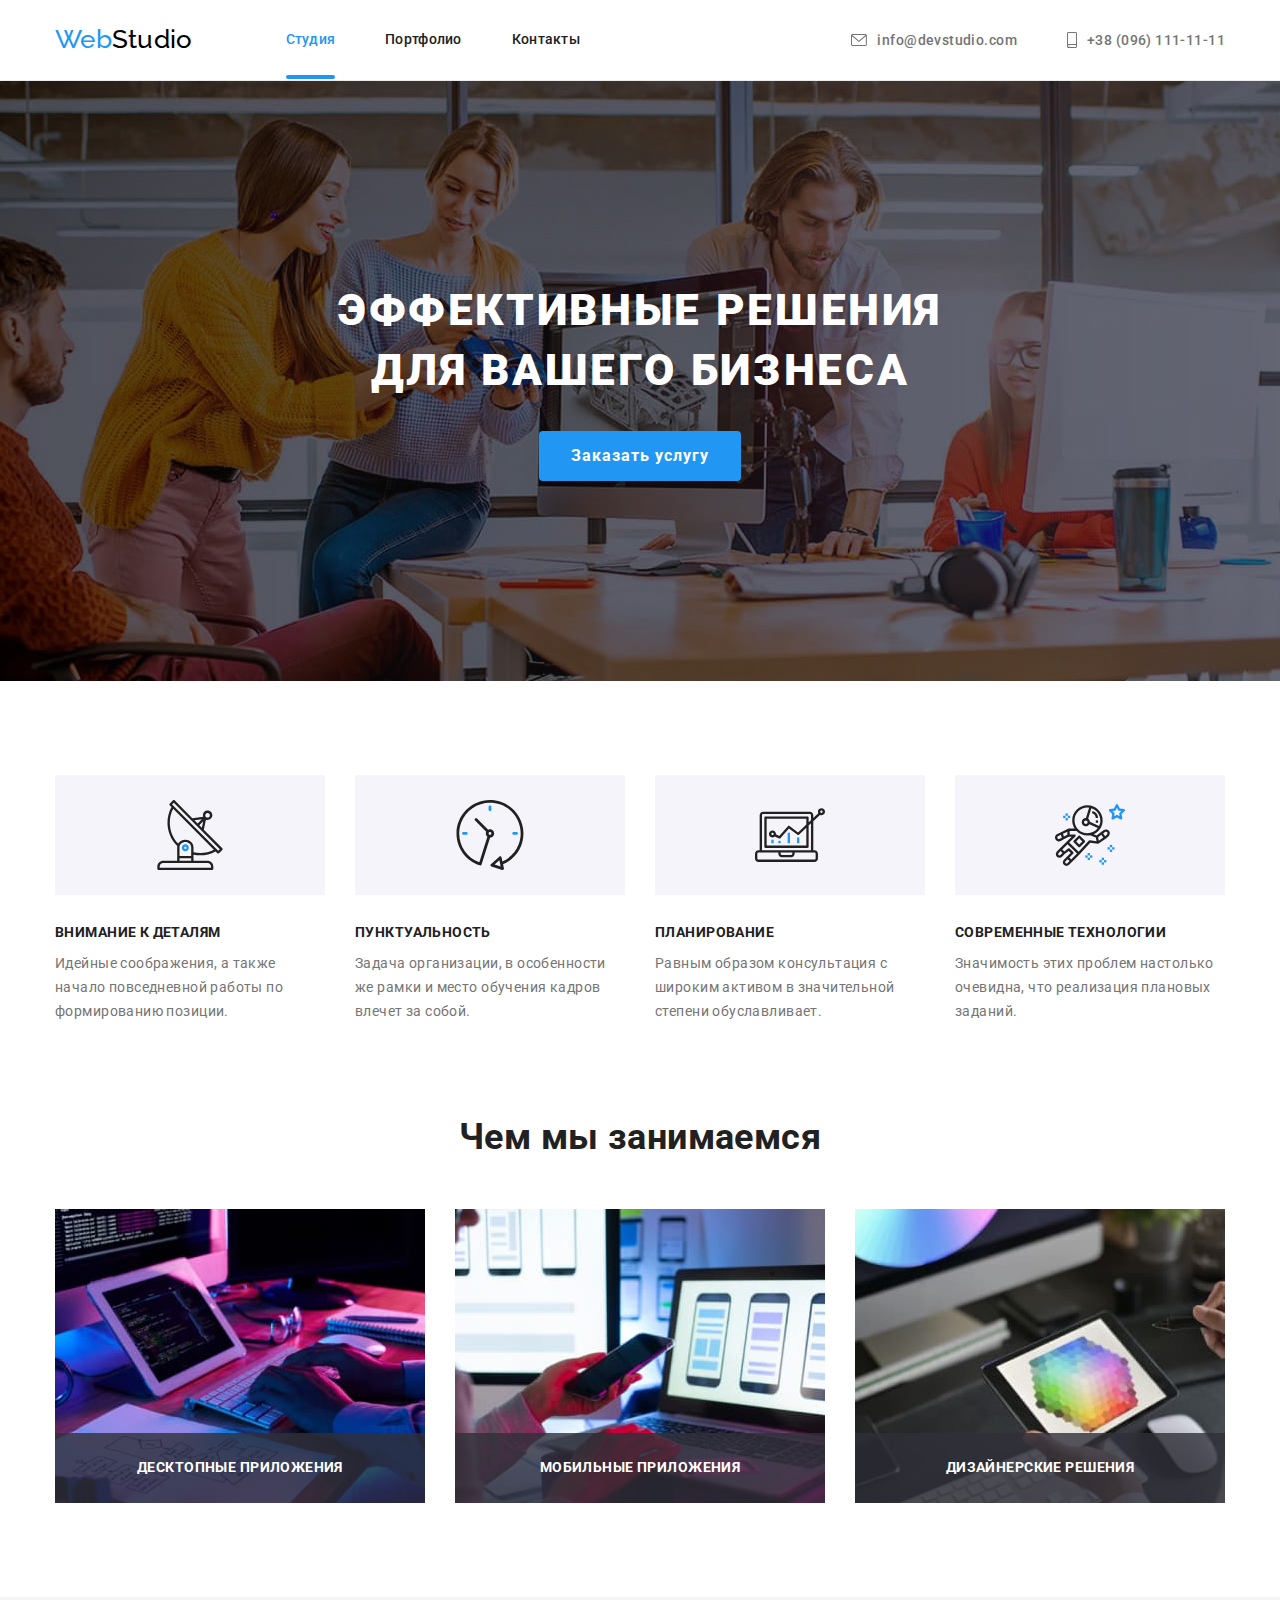
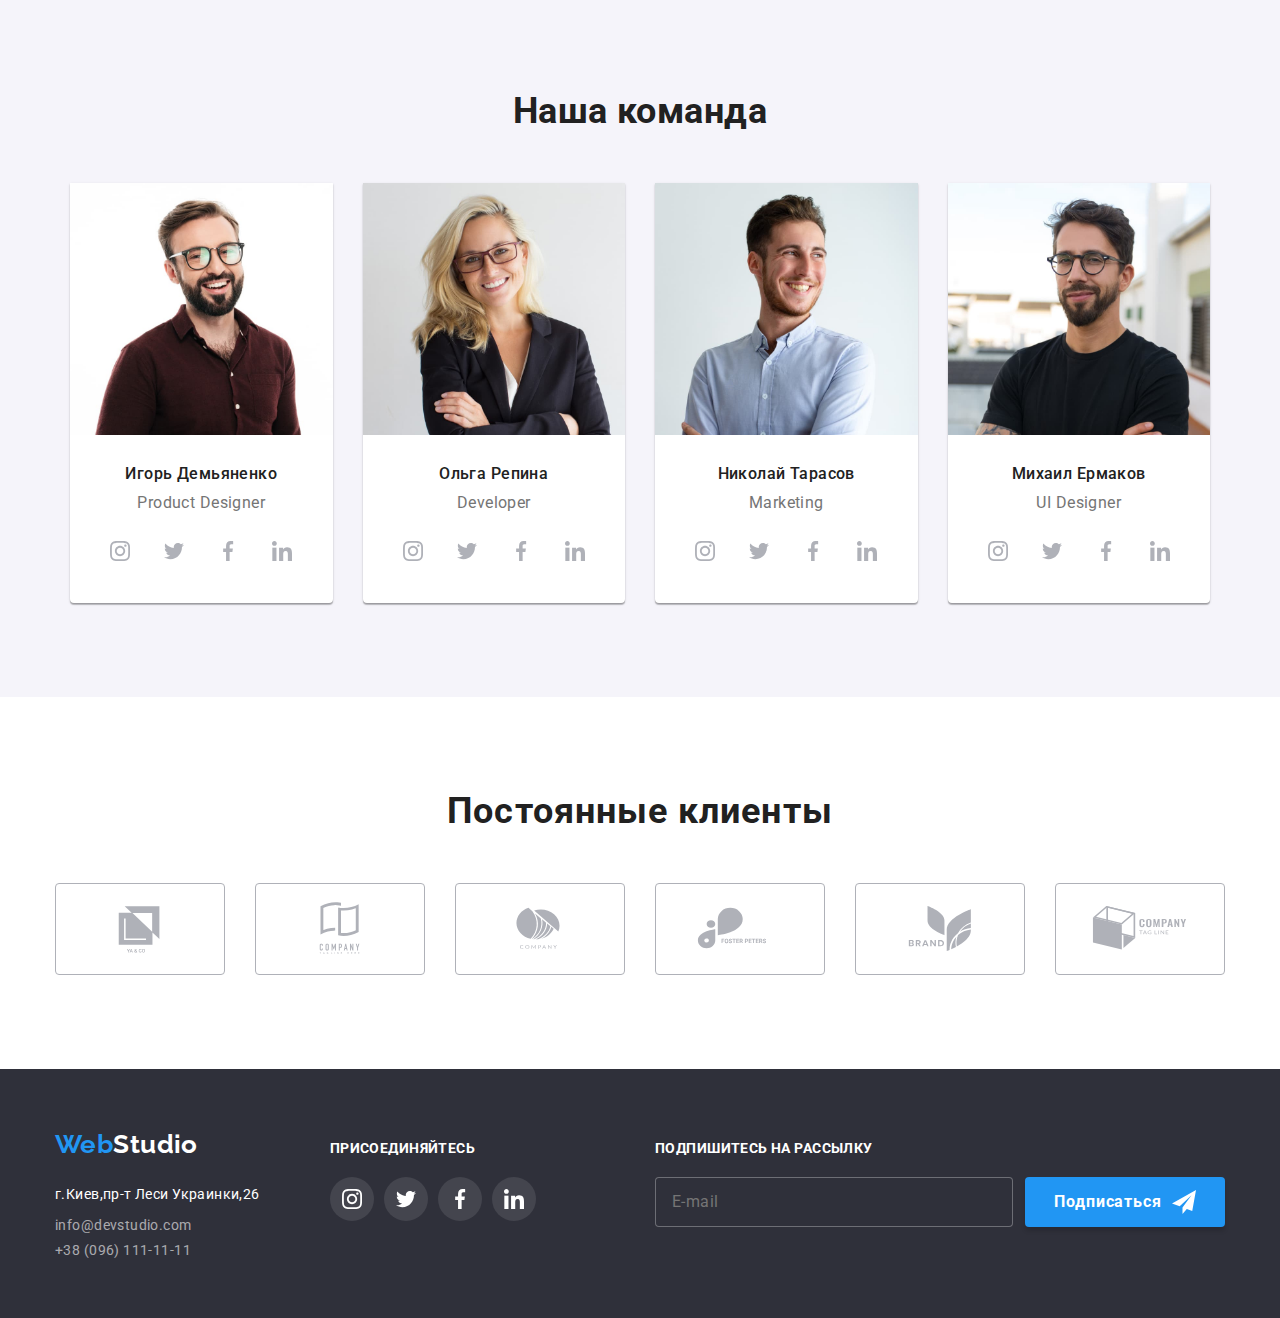
<file: index.html>
<!DOCTYPE html>
<html lang="ru">

<head>
    <meta charset="UTF-8">
    <meta http-equiv="X-UA-Compatible" content="IE=edge">
    <meta name="viewport" content="width=device-width, initial-scale=1.0">
    <title>WebStudio</title>
    <link
        href="https://fonts.googleapis.com/css2?family=Raleway:wght@700&family=Roboto:wght@400;500;700;900&display=swap"
        rel="stylesheet">
    <link rel="stylesheet" href="https://cdnjs.cloudflare.com/ajax/libs/modern-normalize/1.1.0/modern-normalize.min.css
        ">
    <link rel="stylesheet" href="./css/style.css">
</head>

<body>
    <header class="header">
        <div class="container">
            <nav class="header-nav">
                <a class="logo" href="./index.html">Web<span class="half-logo">Studio</span></a>
                <ul class="header-list list">
                    <li><a class="header-link current-page" href="./index.html">Студия</a></li>
                    <li><a class="header-link" href="./portfolio.html">Портфолио</a></li>
                    <li><a class="header-link" href="./Contacts">Контакты</a></li>
                </ul>
            </nav>
            <ul class="nav-list list">
                <li><a class="header-contact" href="mailto:info@devstudio.com">
                        <svg class="contacts-icon" width="16" height="12">
                            <use href="./img/icons.svg#icon-envelope"></use>
                        </svg>
                        <span>info@devstudio.com</span></a></li>

                <li><a class="header-contact" href="tel:+380961111111">
                        <svg class="contacts-icon" width="10" height="16">
                            <use href="./img/icons.svg#icon-smartphone"></use>
                        </svg>
                        <span>+38 (096) 111-11-11</span></a></li>

            </ul>
        </div>
    </header>
    <main>
        <section class="hero overlay">
            <div class="container ">
                <h1 class="hero-title">Эффективные решения для вашего бизнеса</h1>
                <button class="order-button button" type="button" data-modal-open>Заказать услугу</button>
            </div>
        </section>
        <section class="section">
            <div class="container">
                <h2 class="section-title team-title visually-hidden">Наши преимущества</h2>
                <ul class="list advantages-list">
                    <li class="advantages-item">
                        <div class="advantages-icon">
                            <svg class="antenna-item" width="70" height="70">
                                <use href="./img/icons.svg#icon-antenna"></use>
                            </svg>
                        </div>
                        <h3 class="section-title skills">внимание к деталям</h3>
                        <p class="benefits">Идейные соображения, а также<br> начало повседневной работы по<br>
                            формированию позиции.</p>
                    </li>
                    <li class="advantages-item">
                        <div class="advantages-icon">
                            <svg width="70" height="70">
                                <use href="./img/icons.svg#icon-clock"></use>
                            </svg>
                        </div>
                        <h3 class="section-title skills">пунктуальность</h3>
                        <p class="benefits">Задача организации, в особенности<br> же рамки и место обучения кадров<br>
                            влечет за собой.</p>
                    </li>
                    <li class="advantages-item">
                        <div class="advantages-icon">
                            <svg width="70" height="70">
                                <use href="./img/icons.svg#icon-diagram"></use>
                            </svg>
                        </div>
                        <h3 class="section-title skills">планирование</h3>
                        <p class="benefits">Равным образом консультация с<br> широким активом в значительной<br> степени
                            обуславливает.</p>
                    </li>
                    <li class="advantages-item">
                        <div class="advantages-icon">
                            <svg width="70" height="70">
                                <use href="./img/icons.svg#icon-astronaut"></use>
                            </svg>
                        </div>
                        <h3 class="section-title skills">современные технологии</h3>
                        <p class="benefits">Значимость этих проблем настолько<br> очевидна, что реализация плановых<br>
                            заданий.</p>
                    </li>
                </ul>
            </div>
        </section>
        <section class="section portfolio-images-section">
            <div class="container images-container">
                <h2 class="section-title team-title">Чем мы занимаемся</h2>
                <ul class="list portfolio-images-list">
                    <li class="images-item"><img src="./img/webstudio/img1.jpg"
                            alt="Изобоажение програмиста за рабочим столом" width="370" height="294" />
                        <p class="text-overlay">десктопные приложения</p>
                    </li>
                    <li class="images-item"><img src="./img/webstudio/img2.jpg" alt="Веб дизайнер" width="370"
                            height="294" />
                        <p class="text-overlay">мобильные приложения</p>
                    </li>
                    <li class="images-item"> <img src="./img/webstudio/img3.jpg" alt="Графический планшет" width="370"
                            height="294" />
                        <p class="text-overlay">дизайнерские решения</p>
                    </li>
                </ul>
            </div>
        </section>
        <section class="section team-section">
            <div class="container team-container">
                <h2 class="section-title team-title">Наша команда</h2>
                <ul class="list card-set team-list">
                    <li class="team-item card-set-item">
                        <img src="./img/webstudio/human1.jpg" alt="Игорь Демьяненко" width="270" height="260" />
                        <div class="team-wrapper">
                            <h3 class="section-title item">Игорь Демьяненко</h3>
                            <p class="work" lang="en">Product Designer</p>
                            <ul class="social-media list">
                                <li class="social-media-item">
                                    <a class="social-media-link link" href="" target="_blank" rel="noopener noreferrer"
                                        aria-label="instagram">
                                        <svg class="social-media-icon" width="20" height="20">
                                            <use href="./img/icons.svg#icon-instagram"></use>
                                        </svg>
                                    </a>
                                </li>
                                <li class="social-media-item">
                                    <a class="social-media-link link" href="" target="_blank" rel="noopener noreferrer"
                                        aria-label="twitter">
                                        <svg class="social-media-icon" width="20" height="20">
                                            <use href="./img/icons.svg#icon-twitter"></use>
                                        </svg>
                                    </a>
                                </li>
                                <li class="social-media-item">
                                    <a class="social-media-link link" href="" target="_blank" rel="noopener noreferrer"
                                        aria-label="facebook">
                                        <svg class="social-media-icon" width="20" height="20">
                                            <use href="./img/icons.svg#icon-facebook"></use>
                                        </svg>
                                    </a>
                                </li>
                                <li class="social-media-item">
                                    <a class="social-media-link link" href="" target="_blank" rel="noopener noreferrer"
                                        aria-label="linkedin">
                                        <svg class="social-media-icon" width="20" height="20">
                                            <use href="./img/icons.svg#icon-linkedin"></use>
                                        </svg>
                                    </a>
                                </li>
                            </ul>
                        </div>
                    </li>
                    <li class="team-item card-set-item">
                        <img src="./img/webstudio/human2.jpg" alt="Ольга Репина" width="270" height="260" />
                        <div class="team-wrapper">
                            <h3 class="section-title item">Ольга Репина</h3>
                            <p class="work" lang="en">Developer</p>
                            <ul class="social-media list">
                                <li class="social-media-item">
                                    <a class="social-media-link link" href="" target="_blank" rel="noopener noreferrer"
                                        aria-label="instagram">
                                        <svg class="social-media-icon" width="20" height="20">
                                            <use href="./img/icons.svg#icon-instagram"></use>
                                        </svg>
                                    </a>
                                </li>
                                <li class="social-media-item">
                                    <a class="social-media-link link" href="" target="_blank" rel="noopener noreferrer"
                                        aria-label="twitter">
                                        <svg class="social-media-icon" width="20" height="20">
                                            <use href="./img/icons.svg#icon-twitter"></use>
                                        </svg>
                                    </a>
                                </li>
                                <li class="social-media-item">
                                    <a class="social-media-link link" href="" target="_blank" rel="noopener noreferrer"
                                        aria-label="facebook">
                                        <svg class="social-media-icon" width="20" height="20">
                                            <use href="./img/icons.svg#icon-facebook"></use>
                                        </svg>
                                    </a>
                                </li>
                                <li class="social-media-item">
                                    <a class="social-media-link link" href="" target="_blank" rel="noopener noreferrer"
                                        aria-label="linkedin">
                                        <svg class="social-media-icon" width="20" height="20">
                                            <use href="./img/icons.svg#icon-linkedin"></use>
                                        </svg>
                                    </a>
                                </li>
                            </ul>
                        </div>
                    </li>
                    <li class="team-item card-set-item">
                        <img src="./img/webstudio/human3.jpg" alt="Николай Тарасов" width="270" height="260" />
                        <div class="team-wrapper">
                            <h3 class="section-title item">Николай Тарасов</h3>
                            <p class="work" lang="en">Marketing</p>
                            <ul class="social-media list">
                                <li class="social-media-item">
                                    <a class="social-media-link link" href="" target="_blank" rel="noopener noreferrer"
                                        aria-label="instagram">
                                        <svg class="social-media-icon" width="20" height="20">
                                            <use href="./img/icons.svg#icon-instagram"></use>
                                        </svg>
                                    </a>
                                </li>
                                <li class="social-media-item">
                                    <a class="social-media-link link" href="" target="_blank" rel="noopener noreferrer"
                                        aria-label="twitter">
                                        <svg class="social-media-icon" width="20" height="20">
                                            <use href="./img/icons.svg#icon-twitter"></use>
                                        </svg>
                                    </a>
                                </li>
                                <li class="social-media-item">
                                    <a class="social-media-link link" href="" target="_blank" rel="noopener noreferrer"
                                        aria-label="facebook">
                                        <svg class="social-media-icon" width="20" height="20">
                                            <use href="./img/icons.svg#icon-facebook"></use>
                                        </svg>
                                    </a>
                                </li>
                                <li class="social-media-item">
                                    <a class="social-media-link link" href="" target="_blank" rel="noopener noreferrer"
                                        aria-label="linkedin">
                                        <svg class="social-media-icon" width="20" height="20">
                                            <use href="./img/icons.svg#icon-linkedin"></use>
                                        </svg>
                                    </a>
                                </li>
                            </ul>
                        </div>
                    </li>
                    <li class="team-item card-set-item">
                        <img src="./img/webstudio/human4.jpg" alt="Михаил Ермаков" width="270" height="260" />
                        <div class="team-wrapper">
                            <h3 class="section-title item">Михаил Ермаков</h3>
                            <p class="work" lang="en">UI Designer</p>
                            <ul class="social-media list">
                                <li class="social-media-item">
                                    <a class="social-media-link link" href="" target="_blank" rel="noopener noreferrer"
                                        aria-label="instagram">
                                        <svg class="social-media-icon" width="20" height="20">
                                            <use href="./img/icons.svg#icon-instagram"></use>
                                        </svg>
                                    </a>
                                </li>
                                <li class="social-media-item">
                                    <a class="social-media-link link" href="" target="_blank" rel="noopener noreferrer"
                                        aria-label="twitter">
                                        <svg class="social-media-icon" width="20" height="20">
                                            <use href="./img/icons.svg#icon-twitter"></use>
                                        </svg>
                                    </a>
                                </li>
                                <li class="social-media-item">
                                    <a class="social-media-link link" href="" target="_blank" rel="noopener noreferrer"
                                        aria-label="facebook">
                                        <svg class="social-media-icon" width="20" height="20">
                                            <use href="./img/icons.svg#icon-facebook"></use>
                                        </svg>
                                    </a>
                                </li>
                                <li class="social-media-item">
                                    <a class="social-media-link link" href="" target="_blank" rel="noopener noreferrer"
                                        aria-label="linkedin">
                                        <svg class="social-media-icon" width="20" height="20">
                                            <use href="./img/icons.svg#icon-linkedin"></use>
                                        </svg>
                                    </a>
                                </li>
                            </ul>
                        </div>
                    </li>
                </ul>
            </div>
        </section>
        <section class="section">
            <div class="container clients-icons">
                <h2 class="constans-clients">Постоянные клиенты</h2>
                <ul class="clients-list list">
                    <li class="clients-list-item"><a class="clients-item" href="">
                            <svg class="client-icon" width="106" height="80">
                                <use href="./img/icons.svg#icon-logo"></use>
                            </svg>
                        </a></li>
                    <li class="clients-list-item"><a class="clients-item" href="">
                            <svg class="client-icon" width="106" height="80">
                                <use href="./img/icons.svg#icon-logo1"></use>
                            </svg>
                        </a></li>
                    <li class="clients-list-item"><a class="clients-item" href="">
                            <svg class="client-icon" width="106" height="80">
                                <use href="./img/icons.svg#icon-logo2"></use>
                            </svg>
                        </a></li>
                    <li class="clients-list-item"><a class="clients-item" href="">
                            <svg class="client-icon" width="106" height="80">
                                <use href="./img/icons.svg#icon-logo3"></use>
                            </svg>
                        </a></li>
                    <li class="clients-list-item"><a class="clients-item" href="">
                            <svg class="client-icon" width="106" height="80">
                                <use href="./img/icons.svg#icon-logo4"></use>
                            </svg>
                        </a></li>
                    <li class="clients-list-item"><a class="clients-item" href="">
                            <svg class="client-icon" width="106" height="80">
                                <use href="./img/icons.svg#icon-logo5"></use>
                            </svg>
                        </a></li>
                </ul>
            </div>
        </section>
    </main>

    <footer class="footer">
        <div class="container footer-container">
            <div>
                <a class="footer-logo" href="./index.html">Web<span class="footer-half-logo">Studio</span></a>
                <address class="address">
                    <ul class="list footer-items ">
                        <li>
                            <p class="footer-address">г.Киев,пр-т Леси Украинки,26</p>
                        </li>
                        <li>
                            <a class="footer-link" href="mailto:info@devstudio.com">info@devstudio.com</a>
                        </li>
                        <li class="footer-link-item">
                            <a class="footer-link" href="tel:+380961111111">+38 (096) 111-11-11</a>
                        </li>
                    </ul>
                </address>
            </div>
            <div class="footer-icons">
                <p class="footer-strong">присоединяйтесь</p>
                <ul class="social-footer list">
                    <li class="social-footer-item">
                        <a class="social-footer-link link" href="" target="_blank" rel="noopener noreferrer"
                            aria-label="instagram">
                            <svg class="social-group-icon" width="20" height="20">
                                <use href="./img/icons.svg#icon-instagram"></use>
                            </svg>
                        </a>
                    </li>
                    <li class="social-footer-item">
                        <a class="social-footer-link link" href="" target="_blank" rel="noopener noreferrer"
                            aria-label="twitter">
                            <svg class="social-group-icon" width="20" height="20">
                                <use href="./img/icons.svg#icon-twitter"></use>
                            </svg>
                        </a>
                    </li>
                    <li class="social-footer-item">
                        <a class="social-footer-link link" href="" target="_blank" rel="noopener noreferrer"
                            aria-label="facebook">
                            <svg class="social-group-icon" width="20" height="20">
                                <use href="./img/icons.svg#icon-facebook"></use>
                            </svg>
                        </a>
                    </li>
                    <li class="social-footer-item">
                        <a class="social-footer-link link" href="" target="_blank" rel="noopener noreferrer"
                            aria-label="linkedin">
                            <svg class="social-group-icon" width="20" height="20">
                                <use href="./img/icons.svg#icon-linkedin"></use>
                            </svg>
                        </a>
                    </li>
                </ul>
            </div>
            <div class="footer-subscribe">
                <p class="footer-strong">подпишитесь на рассылку</p>
                <form class="footer-form" name="footer-name" autocomplete="off">
                    <label class="footer-label">
                        <input class="footer-input" type="text" name="email" placeholder="E-mail" />
                    </label>
                    <button type="submit" class="footer-button">Подписаться
                        <svg class="footer-button-icon" width="24" height="24">
                            <use href="./img/icons.svg#icon-icon-send"></use>
                        </svg>
                    </button>
                </form>
            </div>
        </div>
    </footer>
    <div class=" backdrop is-hidden" data-modal>
        <div class="modal">
            <button class="modal-button" data-modal-close>
                <svg class="icon-close" width="18" height="18">
                    <use href="./img/icons.svg#icon-close"></use>
                </svg>
            </button>
            <form class="form" autocomplete="on">
                <strong class="form-title">Оставьте свои данные, мы вам перезвоним</strong>
                <div class="form-field">
                    <label for="name" class="form-list">Имя</label>
                    <input class="form-input" type="text" name="name" id="name" />
                    <svg class="modal-icon" width="18" height="18">
                        <use href="./img/icons.svg#icon-person-black-18dp-1"></use>
                    </svg>
                </div>
                <div class="form-field">
                    <label for="tel" class="form-list">Телефон</label>
                    <input type="text" class="form-input" name="tel" id="tel" />
                    <svg class="modal-icon" width="18" height="18">
                        <use href="./img/icons.svg#icon-phone-black-18dp-1"></use>
                    </svg>
                </div>
                <div class="form-field">
                    <label for="email" class="form-list">Почта</label>
                    <input type="email" class="form-input" name="email" id="email" />
                    <svg class="modal-icon" width="18" height="18">
                        <use href="./img/icons.svg#icon-email-black-18dp-1"></use>
                    </svg>
                </div>
                <div class="form-field">
                    <label for="comment" class="comment-text">Коментарий</label>
                    <textarea class="form-comment" name="comment" id="comment" placeholder="Введите текст"></textarea>
                </div>
                <label class="checkbox-label" for="checkbox">
                    <input class="checkbox visually-hidden" type="checkbox" name="checkbox" id="checkbox" value=""
                        checked>
                    <span class="checkbox-mark">
                        <svg class="checkbox-icon" width="16" height="15">
                            <use href="./img/icons.svg#icon-icon-vector"></use>
                        </svg>
                    </span>
                    <span class="checkbox-check">Соглашаюсь с рассылкой и принимаю</span>
                    <a href="#" class="checkbox-link">Условия договора</a>
                </label>

                <button class="form-button" type="submit">Отправить</button>
            </form>
        </div>
    </div>
    <script src="./js/modal.js"></script>
</body>

</html>
</file>
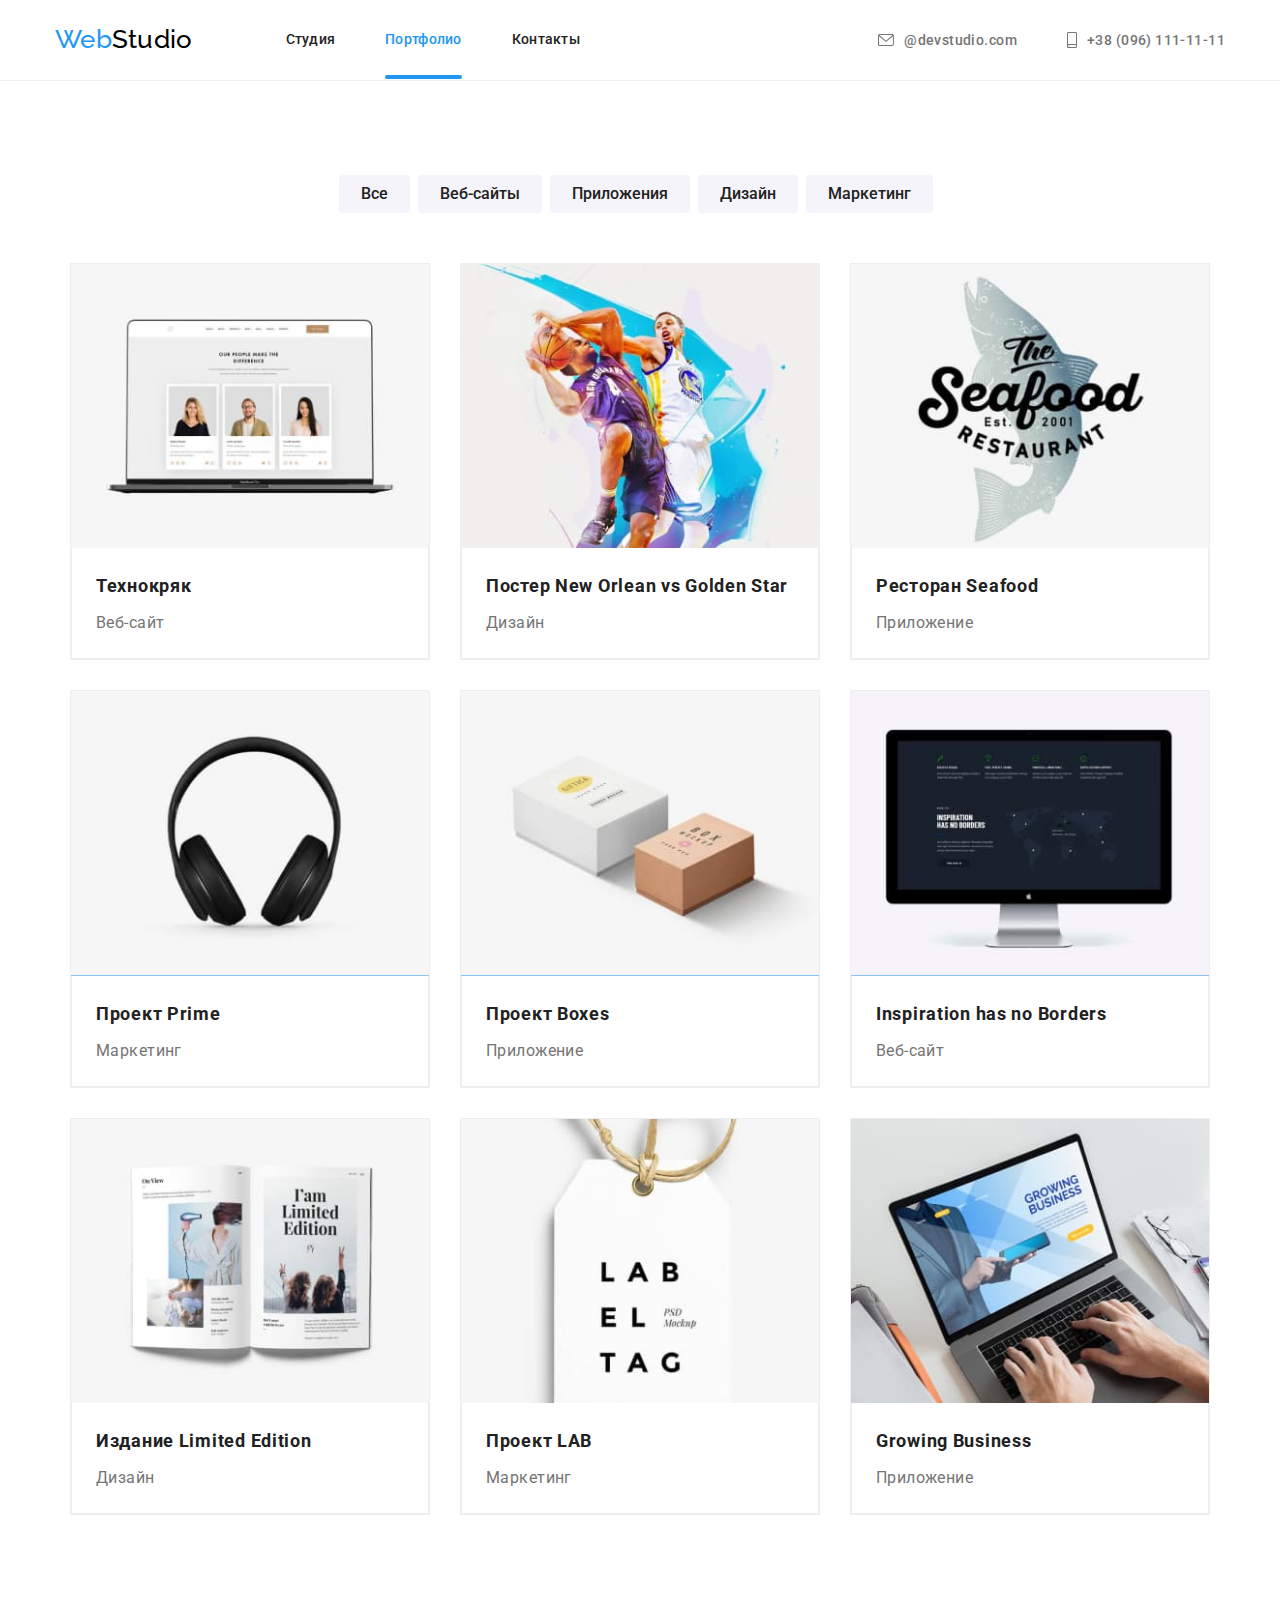
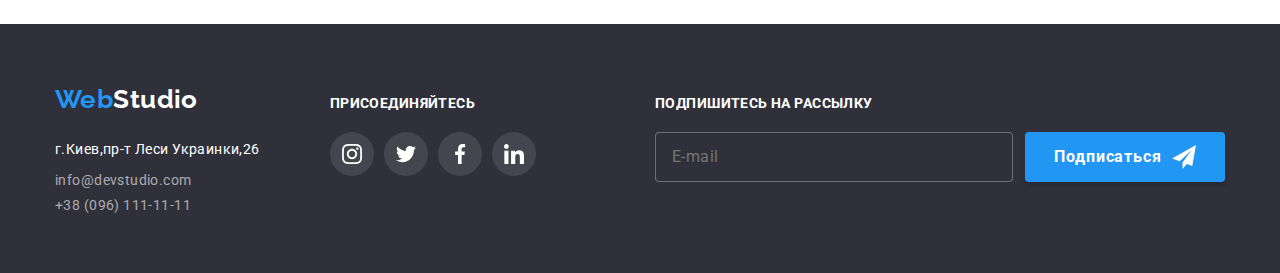
<file: portfolio.html>
<!DOCTYPE html>
<html lang="ru">

<head>
    <meta charset="UTF-8" />
    <meta http-equiv="X-UA-Compatible" content="IE=edge" />
    <meta name="viewport" content="width=device-width, initial-scale=1.0" />
    <link
        href="https://fonts.googleapis.com/css2?family=Raleway:wght@700&family=Roboto:wght@400;500;700;900&display=swap"
        rel="stylesheet" />
    <link rel="stylesheet" href="https://cdnjs.cloudflare.com/ajax/libs/modern-normalize/1.1.0/modern-normalize.min.css
        ">
    <link rel="stylesheet" href="./css/style.css" />
    <title>Портфолио</title>
</head>

<body>
    <header class="header">
        <div class="container">
            <nav class="header-nav">
                <a class="logo" href="./index.html">Web<span class="half-logo">Studio</span></a>
                <ul class="header-list list">
                    <li><a class="header-link" href="./index.html">Студия</a></li>
                    <li><a class="header-link current-page" href="./portfolio.html">Портфолио</a></li>
                    <li><a class="header-link" href="./Contacts">Контакты</a></li>
                </ul>
            </nav>
            <ul class="nav-list list">
                <li><a class="header-contact" href="mailto:info@devstudio.com">
                        <svg class="contacts-icon" width="16" height="12">
                            <use href="./img/icons.svg#icon-envelope"></use>
                        </svg>
                        <span>@devstudio.com</span></a></li>

                <li><a class="header-contact" href="tel:+380961111111">
                        <svg class="contacts-icon" width="10" height="16">
                            <use href="./img/icons.svg#icon-smartphone"></use>
                        </svg>
                        <span>+38 (096) 111-11-11</span></a></li>

            </ul>
        </div>
    </header>
    <main>
        <section class="section">
            <div class="container">
                <h1 class="visually-hidden">Portfolio</h1>
                <ul class="filter-list list">
                    <li class="button-item"><button class="filter-button button" type="button">Все</button></li>
                    <li class="button-item"><button class="filter-button button" type="button">Веб-сайты</button></li>
                    <li class="button-item"><button class="filter-button button" type="button">Приложения</button></li>
                    <li class="button-item"><button class="filter-button button" type="button">Дизайн</button></li>
                    <li class="button-item"><button class="filter-button button" type="button">Маркетинг</button></li>
                </ul>
                <ul class="apps-list card-set list">
                    <li class="portfolio-item card-set-item">
                        <a class="portfolio-item-list" href="#">
                            <div class="portfolio-list">
                                <img src="./img/portfolio/img.jpg" alt="Фото команды" width="370" height="294" />
                                <p class="portfolio-text">Ресурс предлагает комплексные предложения с разным уровнем
                                    функционала и сервисов.
                                    Все это позволит посетителю получить исчерпывающие сведения о компании или частном
                                    лице.</p>
                            </div>
                            <div class="apps-list-item-description">
                                <h2 class="apps-list-item-header">Технокряк</h2>
                                <p class="apps-list-item-subheader">Веб-сайт</p>
                            </div>
                        </a>
                    </li>
                    <li class="portfolio-item card-set-item">
                        <a class="portfolio-item-list" href="#">
                            <div class="portfolio-list">
                                <img src="./img/portfolio/img1.jpg" alt="Постер" width="370" height="294" />
                                <p class="portfolio-text">Ресурс предлагает комплексные предложения с разным уровнем
                                    функционала и сервисов.
                                    Все это позволит посетителю получить исчерпывающие сведения о компании или частном
                                    лице.</p>
                            </div>
                            <div class="apps-list-item-description">
                                <h2 class="apps-list-item-header">Постер New Orlean vs Golden Star</h2>
                                <p class="apps-list-item-subheader">Дизайн</p>
                            </div>
                        </a>
                    </li>
                    <li class="portfolio-item card-set-item">
                        <a class="portfolio-item-list" href="#">
                            <div class="portfolio-list">
                                <img src="./img/portfolio/img2.jpg" alt="Логотип" width="370" height="294" />
                                <p class="portfolio-text">Ресурс предлагает комплексные предложения с разным уровнем
                                    функционала и сервисов.
                                    Все это позволит посетителю получить исчерпывающие сведения о компании или частном
                                    лице.</p>
                            </div>
                            <div class="apps-list-item-description">
                                <h2 class="apps-list-item-header">Ресторан Seafood</h2>
                                <p class="apps-list-item-subheader">Приложение</p>
                            </div>
                        </a>
                    </li>
                    <li class="portfolio-item card-set-item">
                        <a class="portfolio-item-list" href="#">
                            <div class="portfolio-list">
                                <img src="./img/portfolio/img3.jpg" alt="Изображение наушников" width="370"
                                    height="294" />
                                <p class="portfolio-text">Ресурс предлагает комплексные предложения с разным уровнем
                                    функционала и сервисов.
                                    Все это позволит посетителю получить исчерпывающие сведения о компании или частном
                                    лице.</p>
                            </div>
                            <div class="apps-list-item-description">
                                <h2 class="apps-list-item-header">Проект Prime</h2>
                                <p class="apps-list-item-subheader">Маркетинг</p>
                            </div>
                        </a>
                    </li>
                    <li class="portfolio-item card-set-item">
                        <a class="portfolio-item-list" href="#">
                            <div class="portfolio-list">
                                <img src="./img/portfolio/img4.jpg" alt="Коробки" width="370" height="294" />
                                <p class="portfolio-text">Ресурс предлагает комплексные предложения с разным уровнем
                                    функционала и сервисов.
                                    Все это позволит посетителю получить исчерпывающие сведения о компании или частном
                                    лице.</p>
                            </div>
                            <div class="apps-list-item-description">
                                <h2 class="apps-list-item-header">Проект Boxes</h2>
                                <p class="apps-list-item-subheader">Приложение</p>
                            </div>
                        </a>
                    </li>
                    <li class="portfolio-item card-set-item">
                        <a class="portfolio-item-list" href="#">
                            <div class="portfolio-list">
                                <img src="./img/portfolio/img5.jpg" alt="Монитор" width="370" height="294" />
                                <p class="portfolio-text">Ресурс предлагает комплексные предложения с разным уровнем
                                    функционала и сервисов.
                                    Все это позволит посетителю получить исчерпывающие сведения о компании или частном
                                    лице.</p>
                            </div>
                            <div class="apps-list-item-description">
                                <h2 class="apps-list-item-header">Inspiration has no Borders</h2>
                                <p class="apps-list-item-subheader">Веб-сайт</p>
                            </div>
                        </a>
                    </li>
                    <li class="portfolio-item card-set-item">
                        <a class="portfolio-item-list" href="#">
                            <div class="portfolio-list">
                                <img src="./img/portfolio/img6.jpg" alt="Книга" width="370" height="294" />
                                <p class="portfolio-text">Ресурс предлагает комплексные предложения с разным уровнем
                                    функционала и сервисов.
                                    Все это позволит посетителю получить исчерпывающие сведения о компании или частном
                                    лице.</p>
                            </div>
                            <div class="apps-list-item-description">
                                <h2 class="apps-list-item-header">Издание Limited Edition</h2>
                                <p class="apps-list-item-subheader">Дизайн</p>
                            </div>
                        </a>
                    </li>
                    <li class="portfolio-item card-set-item">
                        <a class="portfolio-item-list" href="#">
                            <div class="portfolio-list">
                                <img src="./img/portfolio/img7.jpg" alt="Логотип проекта" width="370" height="294" />
                                <p class="portfolio-text">Ресурс предлагает комплексные предложения с разным уровнем
                                    функционала и сервисов.
                                    Все это позволит посетителю получить исчерпывающие сведения о компании или частном
                                    лице.</p>
                            </div>
                            <div class="apps-list-item-description">
                                <h2 class="apps-list-item-header">Проект LAB</h2>
                                <p class="apps-list-item-subheader">Маркетинг</p>
                            </div>
                        </a>
                    </li>
                    <li class="portfolio-item card-set-item">
                        <a class="portfolio-item-list" href="#">
                            <div class="portfolio-list">
                                <img src="./img/portfolio/img8.jpg" alt="Изображение ноутбука" width="370"
                                    height="294" />
                                <p class="portfolio-text">Ресурс предлагает комплексные предложения с разным уровнем
                                    функционала и сервисов.
                                    Все это позволит посетителю получить исчерпывающие сведения о компании или частном
                                    лице.</p>
                            </div>
                            <div class="apps-list-item-description">
                                <h2 class="apps-list-item-header">Growing Business</h2>
                                <p class="apps-list-item-subheader">Приложение</p>
                            </div>
                        </a>
                    </li>
                </ul>
            </div>
        </section>
    </main>
    <footer class="footer">
        <div class="container footer-container">
            <div>
                <a class="footer-logo" href="./index.html">Web<span class="footer-half-logo">Studio</span></a>
                <address class="address">
                    <ul class="list footer-items ">
                        <li>
                            <p class="footer-address">г.Киев,пр-т Леси Украинки,26</p>
                        </li>
                        <li>
                            <a class="footer-link" href="mailto:info@devstudio.com">info@devstudio.com</a>
                        </li>
                        <li class="footer-link-item">
                            <a class="footer-link" href="tel:+380961111111">+38 (096) 111-11-11</a>
                        </li>
                    </ul>
                </address>
            </div>
            <div class="footer-icons">
                <h3 class="footer-strong">присоединяйтесь</h3>
                <ul class="social-footer list">
                    <li class="social-footer-item">
                        <a class="social-footer-link link" href="" target="_blank" rel="noopener noreferrer"
                            aria-label="instagram">
                            <svg class="social-group-icon" width="20" height="20">
                                <use href="./img/icons.svg#icon-instagram"></use>
                            </svg>
                        </a>
                    </li>
                    <li class="social-footer-item">
                        <a class="social-footer-link link" href="" target="_blank" rel="noopener noreferrer"
                            aria-label="twitter">
                            <svg class="social-group-icon" width="20" height="20">
                                <use href="./img/icons.svg#icon-twitter"></use>
                            </svg>
                        </a>
                    </li>
                    <li class="social-footer-item">
                        <a class="social-footer-link link" href="" target="_blank" rel="noopener noreferrer"
                            aria-label="facebook">
                            <svg class="social-group-icon" width="20" height="20">
                                <use href="./img/icons.svg#icon-facebook"></use>
                            </svg>
                        </a>
                    </li>
                    <li class="social-footer-item">
                        <a class="social-footer-link link" href="" target="_blank" rel="noopener noreferrer"
                            aria-label="linkedin">
                            <svg class="social-group-icon" width="20" height="20">
                                <use href="./img/icons.svg#icon-linkedin"></use>
                            </svg>
                        </a>
                    </li>
                </ul>
            </div>
            <div class="footer-subscribe">
                <p class="footer-strong">подпишитесь на рассылку</p>
                <form class="footer-form" name="footer-name" autocomplete="off">
                    <label class="footer-label">
                        <input class="footer-input" type="text" name="email" placeholder="E-mail" />
                    </label>
                    <button type="submit" class="footer-button">Подписаться
                        <svg class="footer-button-icon" width="24" height="24">
                            <use href="./img/icons.svg#icon-icon-send"></use>
                        </svg>
                    </button>
                </form>
            </div>
        </div>
    </footer>
</body>

</html>
</file>
<file: css/style.css>
:root {
  --timing-function: cubic-bezier(0.4, 0, 0.2, 1);

  --primary-text-color: #757575;
  --title-text-color: #212121;
  --accent-color: #2196f3;
  --white: #ffffff;
  --black: #000000;
  --white-60: rgba(255, 255, 255, 0.6);

  --dark-bg-color: #2f303a;
  --primary-bg-color: #f5f4fa;

  --items: 4;
  --indent: 30px;
}

html {
  box-sizing: border-box;
}

*,
*::before,
*::after {
  box-sizing: inherit;
}

body {
  color: var(--primary-text-color);

  font-family: Roboto, sans-serif;
  letter-spacing: 0.03em;
  font-size: 14px;
}

.section {
  padding-top: 94px;
  padding-bottom: 94px;
}

.container {
  width: 1200px;
  padding-left: 15px;
  padding-right: 15px;

  margin: 0 auto;
}

/* reset */

h1,
h2,
h3,
h4,
p {
  margin: 0;
}

img {
  display: block;
  max-width: 100%;
  height: auto;
}

.card-set {
  display: flex;
  flex-wrap: wrap;
  margin: calc(-1 * var(--indent) / 2);
}

.card-set-item {
  margin: calc(var(--indent) / 2);
  flex-basis: calc((100% - var(--indent) * var(--items)) / var(--items));
}

a {
  color: inherit;
  text-decoration: none;
}

.list {
  padding: 0;
  margin: 0;

  list-style: none;
}

.backdrop {
  position: fixed;
  width: 100vw;
  height: 100vh;
  top: 0;
  left: 0;
  transition: opacity 250ms var(--timing-function),
    visibility 250ms var(--timing-function);
  background-color: rgba(0, 0, 0, 0.2);
  z-index: 5;
}

.modal {
  position: absolute;
  width: 528px;
  padding: 40px;
  left: 50%;
  top: 50%;
  transform: translate(-50%, -50%);
  background: #ffffff;
  box-shadow: 0px 1px 3px rgba(0, 0, 0, 0.12), 0px 1px 1px rgba(0, 0, 0, 0.14),
    0px 2px 1px rgba(0, 0, 0, 0.2);
  border-radius: 4px;
}

.is-hidden {
  opacity: 0;
  pointer-events: none;
  visibility: hidden;
}

.modal-button:hover,
.modal-button:focus {
  fill: var(--accent-color);
}

.modal-button {
  position: absolute;
  display: flex;
  align-items: center;
  justify-content: center;
  right: 8px;
  top: 8px;
  width: 30px;
  height: 30px;
  background: transparent;
  border-radius: 50%;
  cursor: pointer;
  fill: var(--black);
  background: transparent;
  border: 1px solid rgba(0, 0, 0, 0.1);
  transition: fill 250ms var(--timing-function);
}

.team-list {
  margin-top: -15px;
}

.logo {
  color: var(--accent-color);

  font-family: "Raleway";
  font-size: 26px;
  line-height: 1.19;
  transition: background-color 250ms var(--timing-function);
}

.half-logo {
  color: var(--black);
}

.logo:hover,
.logo:focus {
  color: var(--accent-color);
}

.header {
  border-bottom: 1px solid #ececec;
}

.header .container {
  display: flex;
  align-items: center;

  background-color: var(--white);
  font-weight: 500;
}

.header-nav {
  display: flex;
  align-items: center;

  line-height: 1.14;
  letter-spacing: 0.02em;
}

.header-nav .logo {
  margin-right: 93px;
  padding-top: 24px;
  padding-bottom: 25px;
}

.header-list {
  display: flex;
  align-items: center;

  color: var(--title-text-color);
}

.header-list li:not(:last-of-type) .header-link {
  margin-right: 50px;
  padding-top: 32px;
  padding-bottom: 32px;
}

.header-link {
  padding-top: 32px;
  padding-bottom: 32px;
}

.header-list .header-link {
  transition: color 250ms var(--timing-function);
}

.current-page {
  position: relative;
}

.current-page::after {
  content: "";
  position: absolute;
  width: 100%;
  height: 4px;
  bottom: 0;
  left: 0;
  border-radius: 2px;
  background-color: var(--accent-color);
}

.header-list .header-link:hover,
.header-list .header-link:focus,
.header-list .current-page {
  color: var(--accent-color);
}

.nav-list li:not(:last-of-type) .header-contact {
  margin-right: 50px;
}

.nav-list {
  display: flex;
  align-items: center;
  margin-left: auto;
}

.header-contact {
  display: flex;
  align-items: center;
  padding-top: 32px;
  padding-bottom: 32px;
  color: var(--primary-text-color);
  fill: var(--primary-text-color);
  transition: color 250ms var(--timing-function);
}

.contacts-icon {
  margin-right: 10px;
}

.header-contact:hover,
.header-contact:focus {
  color: var(--accent-color);
  fill: var(--accent-color);
}

.hero {
  padding-top: 200px;
  padding-bottom: 200px;
  text-align: center;

  background-color: var(--dark-bg-color);
}

.overlay {
  max-width: 1600px;
  height: 600px;
  margin-left: auto;
  margin-right: auto;
  background-size: cover;
  background-repeat: no-repeat;
  background-position: center;

  background-image: linear-gradient(
      to right,
      rgba(0, 0, 0, 0.4),
      rgba(47, 48, 58, 0.4)
    ),
    url(../img/webstudio/img4.jpg);
  background-color: #c4c4c4;
}

.hero-title {
  margin-left: auto;
  margin-right: auto;
  max-width: 650px;

  color: var(--white);

  font-weight: 900;
  font-size: 44px;
  line-height: 1.36;
  letter-spacing: 0.06em;
  text-transform: uppercase;
}

.button {
  border: none;
  cursor: pointer;
  text-align: center;
}

.order-button {
  padding: 10px 32px;
  margin-left: auto;
  margin-right: auto;
  display: block;
  margin-top: 30px;
  border-radius: 4px;

  color: var(--white);
  background-color: var(--accent-color);

  transition: background-color 250ms var(--timing-function);

  font-weight: 700;
  font-size: 16px;
  line-height: 1.87;
  letter-spacing: 0.06em;
}

.order-button:hover,
.order-button:focus {
  color: var(--title-text-color);
  background-color: var(--primary-bg-color);
}

.text-overlay {
  position: absolute;
  bottom: 0;
  left: 0;
  margin: 0;
  width: 370px;
  height: 70px;

  display: flex;
  justify-content: center;
  align-items: center;
  background-color: rgba(47, 48, 58, 0.8);

  font-weight: 700;
  font-size: 14px;
  line-height: 1.14;

  color: var(--white);
  text-transform: uppercase;
}

.images-item {
  position: relative;
}

.portfolio-images-section {
  padding-top: 0;
}

.advantages-list {
  display: flex;
}

.benefits {
  margin-top: 10px;

  line-height: 24px;
}

.advantages-item {
  margin-right: 30px;
  width: 270px;
}

.advantages-icon {
  display: flex;
  align-items: center;
  height: 120px;
  margin-bottom: 30px;
  background-color: #f5f4fa;
  justify-content: center;
}

.advantages-item:last-child {
  margin-right: 0;
}

.filter-button {
  padding: 6px 22px 6px 22px;
  border-radius: 4px;

  color: var(--title-text-color);
  background-color: var(--primary-bg-color);

  font-weight: 500;
  font-size: 16px;
  line-height: 1.62;
  transition: background-color 250ms var(--timing-function);
}

.filter-button:hover,
.filter-button:focus {
  color: var(--white);
  background-color: var(--accent-color);

  box-shadow: 0px 3px 1px rgba(0, 0, 0, 0.1), 0px 1px 2px rgba(0, 0, 0, 0.08),
    0px 2px 2px rgba(0, 0, 0, 0.12);
  border-radius: 4px;
}
.filter-list {
  display: flex;
  justify-content: center;

  margin-bottom: 50px;
}
.filter-list:last-child {
  margin-right: 0;
}

.button-item {
  margin-right: 8px;
}

.portfolio-item-list {
  display: block;
  cursor: pointer;
  transition: background-color 250ms var(--timing-function);
}

.portfolio-list {
  display: block;
  position: relative;
  overflow: hidden;
}

.portfolio-item-list:hover .portfolio-text {
  transform: translateY(0);
}

.portfolio-text {
  display: flex;
  position: absolute;
  width: 100%;
  height: 100%;

  align-items: center;
  justify-content: center;
  padding: 63px 24px;
  top: 0;
  left: 0;
  background-color: rgba(33, 150, 243, 0.9);

  transform: translateY(100%);
  transition: transform 250ms var(--timing-function);
  font-size: 18px;
  line-height: 1.55;
  color: var(--white);
}

.apps-list-item-subheader {
  color: var(--primary-text-color);

  font-size: 16px;
  line-height: 1.87;
}

.portfolio-item-list:hover,
.portfolio-item-list:focus {
  display: block;
  cursor: pointer;
  background: #ffffff;
  box-shadow: 0px 1px 1px rgba(0, 0, 0, 0.12), 0px 4px 4px rgba(0, 0, 0, 0.06),
    1px 4px 6px rgba(0, 0, 0, 0.16);
}

.section-title {
  font-weight: 500;
  font-size: 16px;
  line-height: 1.18;

  color: var(--title-text-color);
}

.section-title.skills {
  font-weight: 700;
  line-height: 1.14;
  font-size: 14px;
  text-transform: uppercase;
}

.team-wrapper {
  text-align: center;
  padding-top: 30px;
  padding-bottom: 30px;
}

.team-section {
  background-color: var(--primary-bg-color);
}

.team-item {
  box-shadow: 0px 1px 3px rgba(0, 0, 0, 0.12), 0px 1px 1px rgba(0, 0, 0, 0.14),
    0px 2px 1px rgba(0, 0, 0, 0.2);
  border-radius: 0px 0px 4px 4px;

  margin-bottom: 0;

  background-color: var(--white);
}

.section-title.team-title {
  margin-bottom: 50px;
  font-weight: 700;
  font-size: 36px;
  line-height: 1.16;
  text-align: center;
}

.constans-clients {
  font-weight: 700;
  font-size: 36px;
  line-height: 1.16;
  text-align: center;
  color: var(--title-text-color);
  letter-spacing: 0.03em;
  margin-bottom: 50px;
}

.clients-list {
  display: flex;
}

.clients-list-item {
  width: 170px;
  height: 92px;
}

.clients-list-item:not(:last-child) {
  margin-right: 30px;
}

.clients-item {
  display: flex;
  justify-content: center;
  align-items: center;
  width: 100%;
  height: 100%;
  fill: #afb1b8;
  border: 1px solid #afb1b8;
  border-radius: 4px;
  transition: 250ms var(--timing-function);
}

.clients-item:hover,
.clients-item:focus {
  fill: var(--accent-color);
  border: 1px solid var(--accent-color);
}

.images-container {
  padding-bottom: 0;
}

.visually-hidden {
  position: absolute;
  width: 1px;
  height: 1px;
  margin: -1px;
  padding: 0;
  overflow: hidden;
  border: 0;
  clip: rect(0 0 0 0);
}

.portfolio-images-list {
  display: flex;
  margin-bottom: 0;
}
.portfolio-item {
  background: #ffffff;
  border: 1px solid #eeeeee;

  background: var(--white);
}

.images-item {
  margin-right: 30px;
}

.portfolio-images-list .images-item:last-child {
  margin-bottom: 0;
  margin-right: 0;

  font-weight: 700;
  line-height: 1.14;
  font-size: 14px;
  text-transform: uppercase;
}

.section-title .item {
  font-weight: 500;
  font-size: 16px;
  line-height: 1.18;
  text-align: center;
}

.work {
  margin-bottom: 16px;
  margin-top: 10px;
  font-size: 16px;
  line-height: 1.18;
}

.social-media {
  display: flex;
  justify-content: center;
}

.social-media-link {
  display: flex;
  align-items: center;
  justify-content: center;
  width: 44px;
  height: 44px;
  background-color: var(--white);
  border-radius: 50%;
  transition: background-color 250ms var(--timing-function);
}
.social-media-icon {
  fill: #afb1b8;
  transition: background-color 250ms var(--timing-function);
}

.social-media-link:hover .social-media-icon,
.social-media-link:focus .social-media-icon {
  fill: var(--white);
}
.social-media-link:hover,
.social-media-link:focus {
  background-color: var(--accent-color);
}

.social-media-item:not(:last-child) {
  margin-right: 10px;
}

.footer-strong {
  font-weight: 700;
  font-size: 14px;
  line-height: 1.14;
  letter-spacing: 0.03em;
  text-transform: uppercase;
  color: var(--white);
}

.footer-subscribe {
  margin-left: auto;
}

.footer-container {
  display: flex;
  align-items: baseline;
}

.footer-icons {
  margin-left: 70px;
}

.social-footer {
  display: flex;
  margin-top: 20px;
}

.social-footer-item {
  margin-right: 10px;
}

.social-footer-link {
  display: flex;
  align-items: center;
  justify-content: center;
  width: 44px;
  height: 44px;
  background: rgba(255, 255, 255, 0.1);
  border-radius: 50%;

  transition: background-color 250ms var(--timing-function);
}

.social-footer-link:hover,
.social-footer-link:focus {
  background-color: var(--accent-color);
}

.social-group-icon {
  fill: var(--white);
}

.footer-form {
  display: flex;
  margin-left: auto;
  align-items: baseline;
}

.footer-label {
  position: relative;
}

.footer-input {
  align-items: center;
  width: 358px;
  height: 50px;
  padding-left: 16px;
  margin-top: 20px;

  font-size: 16px;
  line-height: 1.25;
  letter-spacing: 0.03em;
  color: rgba(255, 255, 255, 0.6);

  background-color: var(--dark-bg-color);
  border: 1px solid rgba(255, 255, 255, 0.3);
  border-radius: 4px;
  transition: border 250ms var(--timing-function);
}

.footer-input:hover,
.footer-input:focus {
  border: 1px solid var(--accent-color);
  filter: drop-shadow(0px 4px 4px rgba(0, 0, 0, 0.15));
}

.footer-button {
  display: flex;
  min-width: 200px;
  height: 50px;
  margin-left: 12px;
  padding-bottom: 10px;
  padding-top: 10px;
  align-items: center;
  justify-content: center;
  text-align: center;
  font-weight: 700;
  font-size: 16px;
  line-height: 1.87;
  letter-spacing: 0.06em;

  border: transparent;
  color: var(--white);
  background: var(--accent-color);
  box-shadow: 0px 4px 4px rgba(0, 0, 0, 0.15);
  border-radius: 4px;
}

.footer-button-icon {
  fill: var(--white);
  margin-left: 10px;
}

.form-field {
  display: block;
  margin-bottom: 10px;
}

.form-title {
  display: block;
  font-weight: 700;
  font-size: 20px;
  line-height: 23px;
  text-align: center;
  letter-spacing: 0.03em;
  color: var(--title-text-color);
}

.form-list {
  display: block;
  margin-top: 12px;
  margin-bottom: 4px;
  color: var(--primary-text-color);

  font-size: 12px;
  line-height: 1.17;
  letter-spacing: 0.01em;
}

.form-input {
  width: 100%;
  height: 40px;
  padding-top: 4px;
  padding-right: 6px;
  padding-bottom: 4px;
  padding-left: 42px;
  outline: none;

  cursor: pointer;
  border: 1px solid rgba(33, 33, 33, 0.2);
  border-radius: 4px;
  transition: border 250ms var(--timing-function);
}

.form-input:focus + .modal-icon {
  fill: var(--accent-color);
}

.form-input:focus {
  border: 1px solid var(--accent-color);
}

.modal-icon {
  position: absolute;
  left: 50px;

  transform: translateY(11px);
  fill: var(--title-text-color);
  transition: fill 250ms var(--timing-function);
}

.comment-text {
  display: block;
  margin-bottom: 4px;

  color: var(--primary-text-color);
  font-size: 12px;
  line-height: 1.67;
  letter-spacing: 0.01em;
  color: var(--primary-text-color);
}

.form-comment {
  display: block;
  width: 100%;
  height: 120px;
  padding: 12px 16px;
  margin-bottom: 20px;

  font-size: 12px;
  line-height: 1.16;
  letter-spacing: 0.01em;

  resize: none;
  color: var(--primary-text-color);

  border: 1px solid rgba(33, 33, 33, 0.2);
  border-radius: 4px;
  cursor: pointer;
  transition: border 250ms var(--timing-function);
}

.form-comment:focus {
  border: 1px solid var(--accent-color);
  border-radius: 4px;
  outline: none;
}

.checkbox-label {
  display: flex;
  align-items: center;
  justify-content: center;
}

.checkbox-check {
  font-size: 14px;
  line-height: 1.71;
  margin-left: 7px;
}

.checkbox-icon {
  fill: var(--white);
}

.checkbox + .checkbox-mark {
  border: 1px solid var(--black);
}

.checkbox:checked + .checkbox-mark {
  background-color: var(--accent-color);
  outline: 2px solid var(--accent-color);
  border: none;
}

.checkbox-mark {
  display: inline-flex;
  align-items: center;
  justify-content: center;
  width: 16px;
  height: 15px;
  outline: 2px solid var(--black-br-txt-cl);
  outline-offset: -2px;
  border-radius: 2px;
}

.checkbox-link {
  font-weight: 400;
  font-size: 14px;
  line-height: 1.71;
  letter-spacing: 0.03em;
  text-decoration-line: underline;
  color: var(--accent-color);
}

.form-button {
  display: flex;
  align-items: center;
  justify-content: center;
  margin-right: auto;
  margin-left: auto;
  margin-top: 30px;
  width: 200px;
  height: 50px;

  font-weight: 700;
  font-size: 16px;
  line-height: 1.88px;
  letter-spacing: 0.06em;
  border: none;
  color: var(--white);
  cursor: pointer;
  background: #188ce8;
  box-shadow: 0px 4px 4px rgba(0, 0, 0, 0.15);
  border-radius: 4px;
}

.apps-list {
  margin-top: -15px;
  --items: 3;
}

.apps-list-item-description {
  padding: 20px 24px 20px 24px;
  border: 1px solid #eee;
  border-top: none;
}

.apps-list-item-header {
  margin-bottom: 4px;

  color: var(--title-text-color);

  font-weight: 700;
  font-size: 18px;
  line-height: 2;
  letter-spacing: 0.04em;
}

.footer-link {
  color: var(--white-60);
  font-style: normal;
  transition: background-color 250ms var(--timing-function);
}

.footer-link:hover,
.footer-link:focus {
  color: var(--accent-color);
}

.footer {
  display: flex;
  padding-top: 60px;
  padding-bottom: 60px;

  background-color: var(--dark-bg-color);
}

.footer-logo {
  margin-bottom: 20px;

  color: var(--accent-color);

  font-family: "Raleway";
  font-style: normal;
  font-weight: 700;
  font-size: 26px;
  line-height: 1.19;
}

.footer-half-logo {
  color: var(--white);
}

.footer-items {
  margin-right: auto;
}
.footer-link-item {
  margin-top: 9px;
}

.footer-address {
  margin-bottom: 9px;

  color: var(--white);

  font-style: normal;
  line-height: 2;
}
.address {
  margin-top: 20px;
}
</file>
